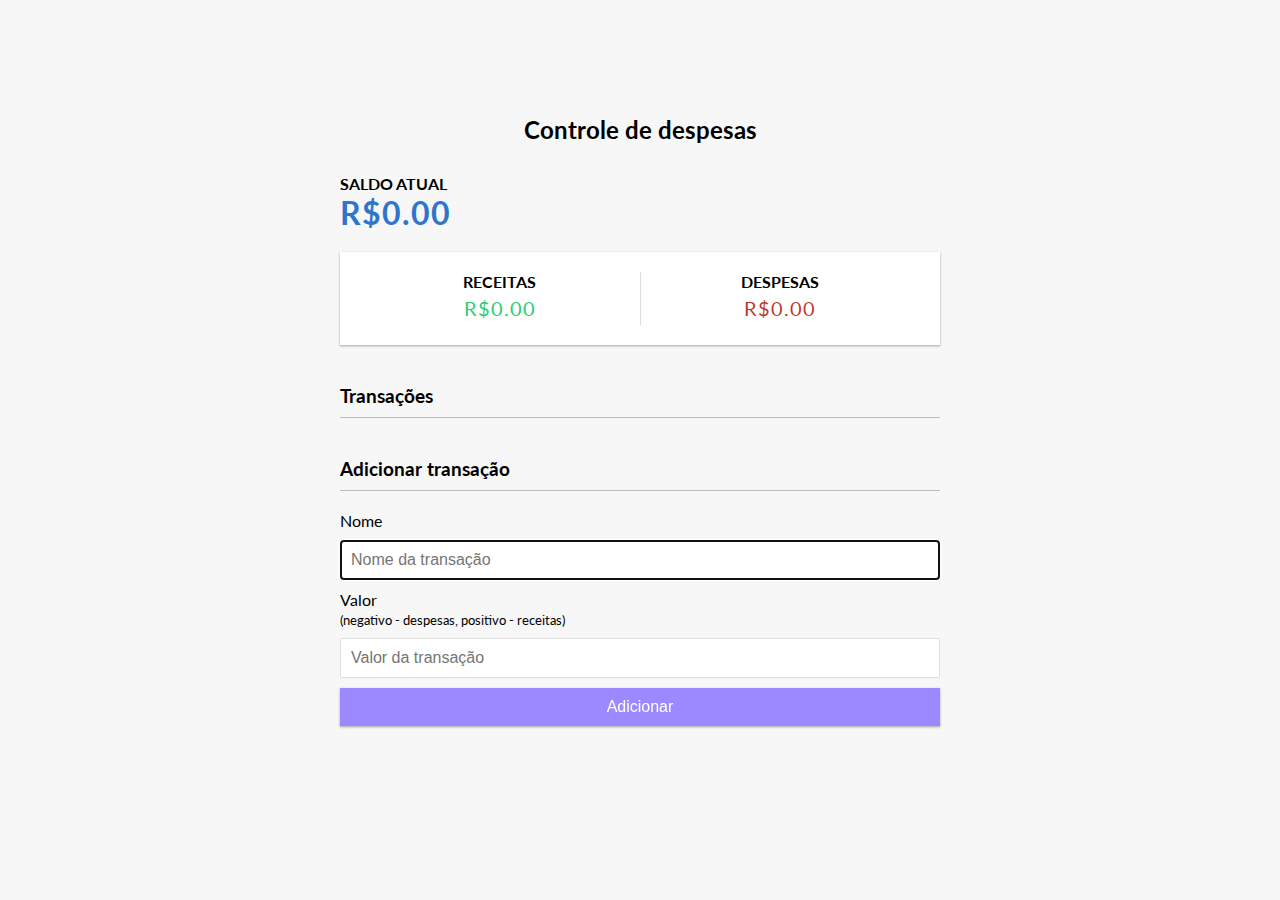
<file: controle-de-despesas/index.html>
<!DOCTYPE html>
<html lang="pt-br">
  <head>
    <meta charset="UTF-8" />
    <meta name="viewport" content="width=device-width, initial-scale=1">
    <link rel="stylesheet" href="./style.css" />
    <title>Controle de despesas</title>
  </head>
  <body>
    <h2>Controle de despesas</h2>

    <div class="container">
      <h4>Saldo atual</h4>
      
      <h1 id="balance" class="balance">R$ 0.00</h1>

      <div class="inc-exp-container">
        <div>
          <h4>Receitas</h4>
          <p id="money-plus" class="money plus">+ R$0.00</p>
        </div>

        <div>
          <h4>Despesas</h4>
          <p id="money-minus" class="money minus">- R$0.00</p>
        </div>
      </div>

      <h3>Transações</h3>
      
      <ul id="transactions" class="transactions">
       
      </ul>

      <h3>Adicionar transação</h3>
      
      <form id="form">
        <div class="form-control">
          <label for="text">Nome</label>
          <input autofocus type="text" id="text" placeholder="Nome da transação" />
        </div>

        <div class="form-control">
          <label for="amount">Valor <br />
            <small>(negativo - despesas, positivo - receitas)</small>
          </label>
          <input type="number" id="amount" placeholder="Valor da transação" />
        </div>

        <button class="btn">Adicionar</button>
      </form>
    </div>

    <script src="./script.js"></script>
  </body>
</html>
</file>
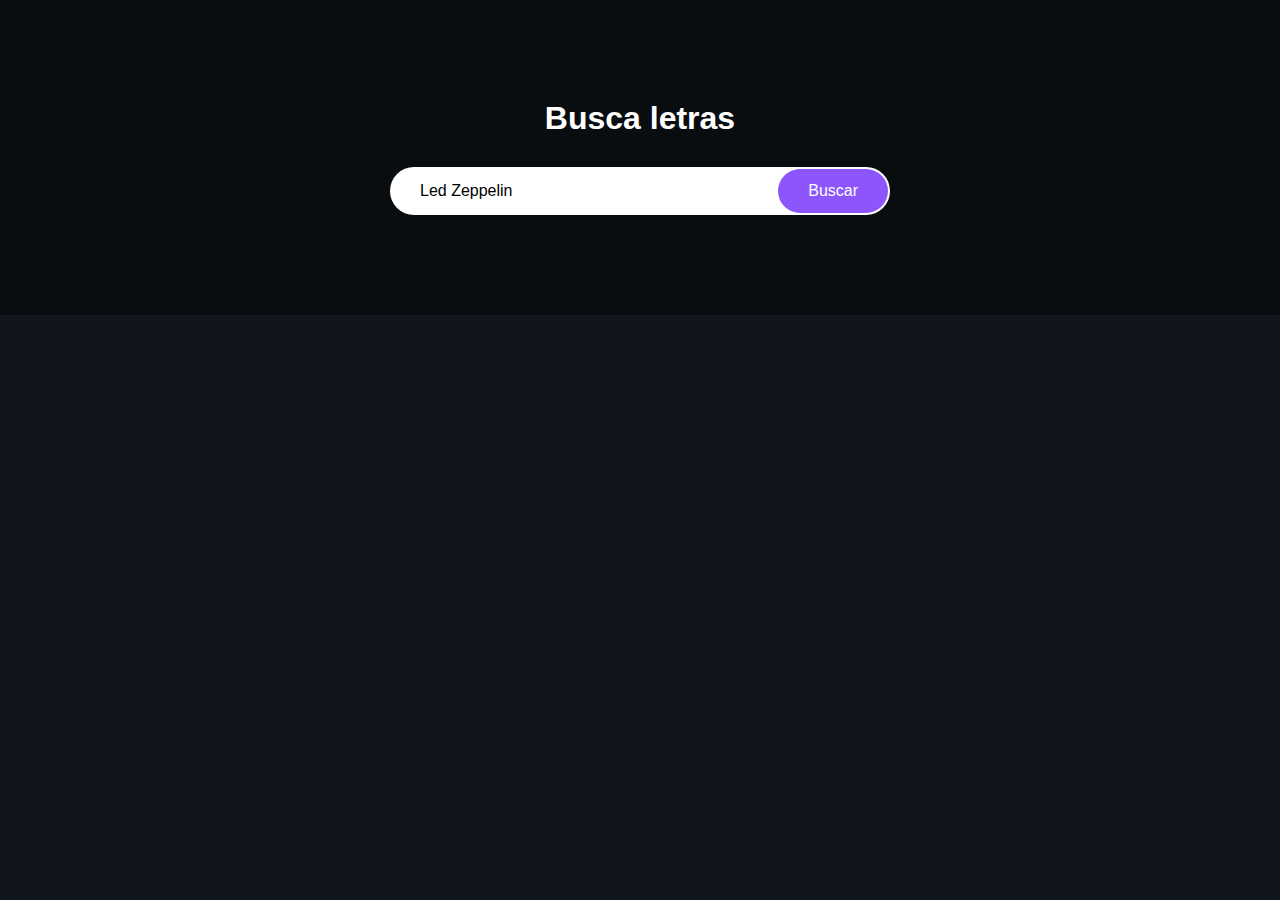
<file: lyrics-search/index.html>
<!DOCTYPE html>
<html lang="en">
<head>
  <meta charset="UTF-8">
  <title>Lyrics Search</title>
  <link rel="stylesheet" href="./style.css">
</head>
<body>
  <header>
    <h1>Busca letras</h1>

    <form id="form">
      <input
        autofocus
        value = "Led Zeppelin"
        id="search"
        type="text"
        placeholder="Insira o nome do artista ou da música..."
      />
      <div class="icon-container">
        <i class="loader"></i>

      <button>Buscar</button>
    </form>
  </header>
  
  <ul id="songs-container" class="songs-container songs"></ul>

  <div id="prev-and-next-container" class="prev-and-next-container"></div>

  <script src="./app.js"></script>
</body>
</html>
</file>
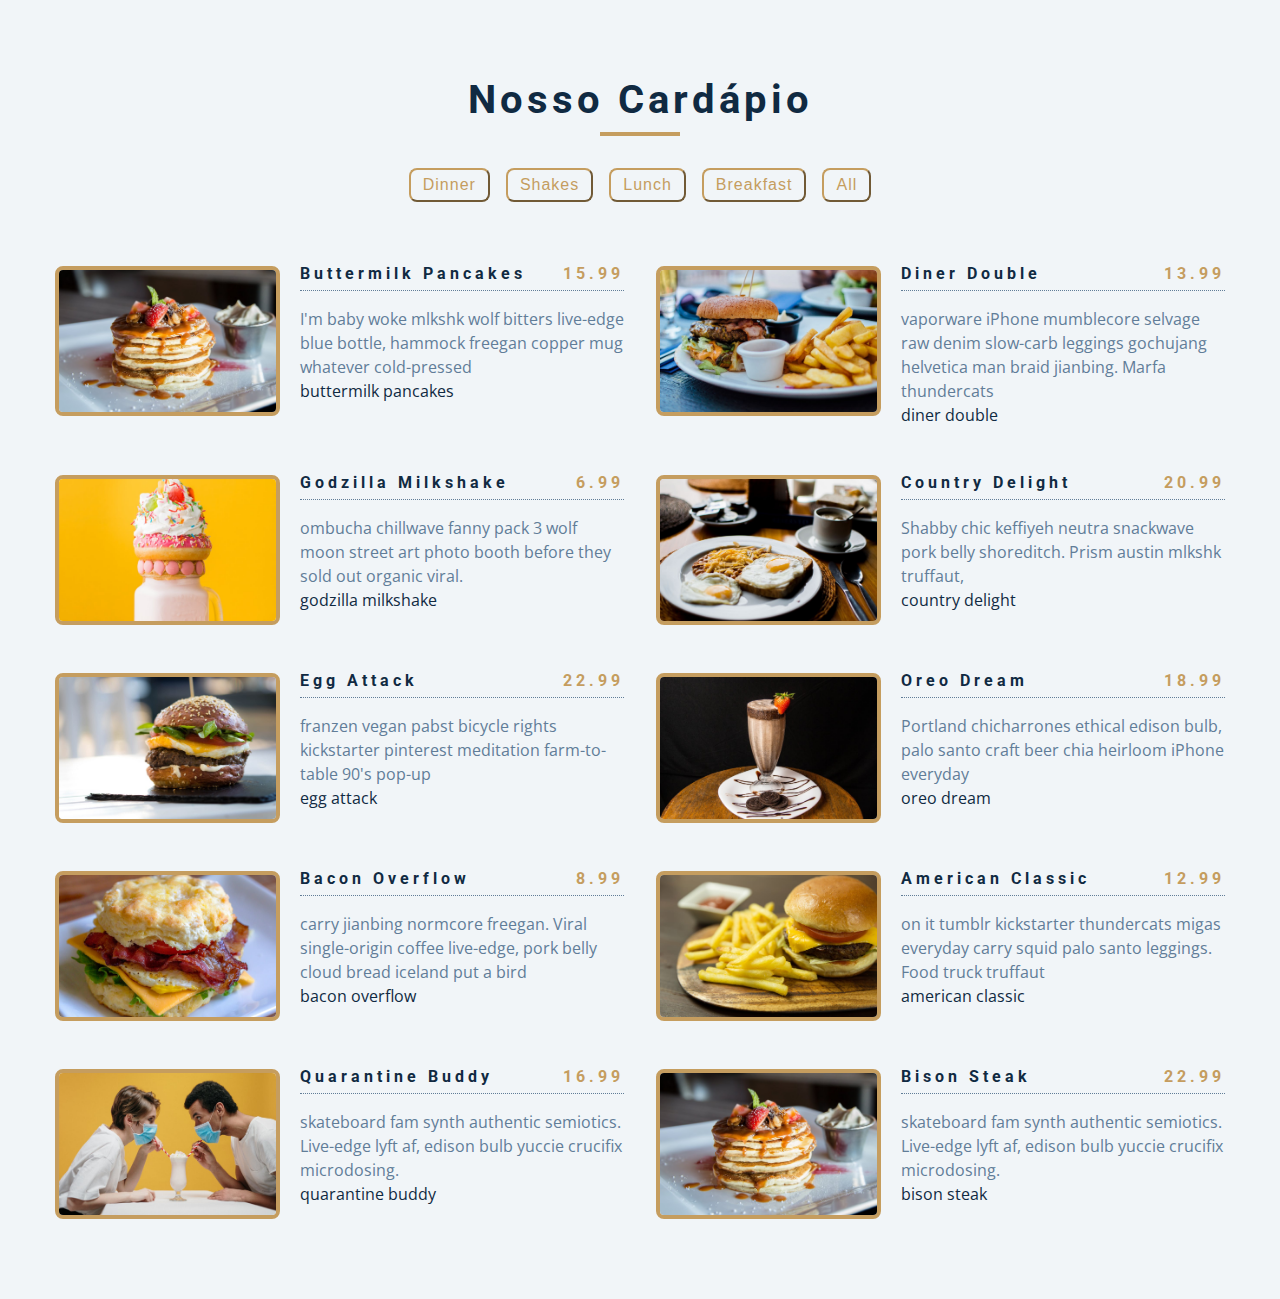
<file: Menu/index.html>
<!DOCTYPE html>
<html lang="en">
  <head>
    <meta charset="UTF-8" />
    <meta name="viewport" content="width=device-width, initial-scale=1.0" />
    <title>Menu</title>
    <!-- Bootstrap CSS -->
    
    <link
      rel="stylesheet"
      href="https://cdnjs.cloudflare.com/ajax/libs/font-awesome/5.14.0/css/all.min.css"
    />
    <!-- styles -->
    <link rel="stylesheet" href="styles.css" />
  </head>
  <body>
      <section class="menu">
        <!--title-->  
        <div class="title">
            <h2>Nosso cardápio</h2>
            <div class="underline"></div>
        </div>
        <!--filter buttons-->
        <div class="btn-container">
            <button class="filter-btn" type="button" id='Dinner'>Dinner</button>
            <button class="filter-btn" type="button" id='Shakes'>Shakes</button>
            <button class="filter-btn" type="button" id='Lunch'>Lunch</button>
            <button class="filter-btn" type="button" id='Breakfest'>Breakfast</button>
            <button class="filter-btn" type="button" id='All'>All</button>
        </div>
            
        
        <!--menu itens-->
        <div class="section-center">
            <!--single item-->
    
            <!--end of single item-->
            
        </div>    
            
          
      </section>
    <!-- javascript -->
    <script src="app.js"></script>
  </body>
</html>
</file>
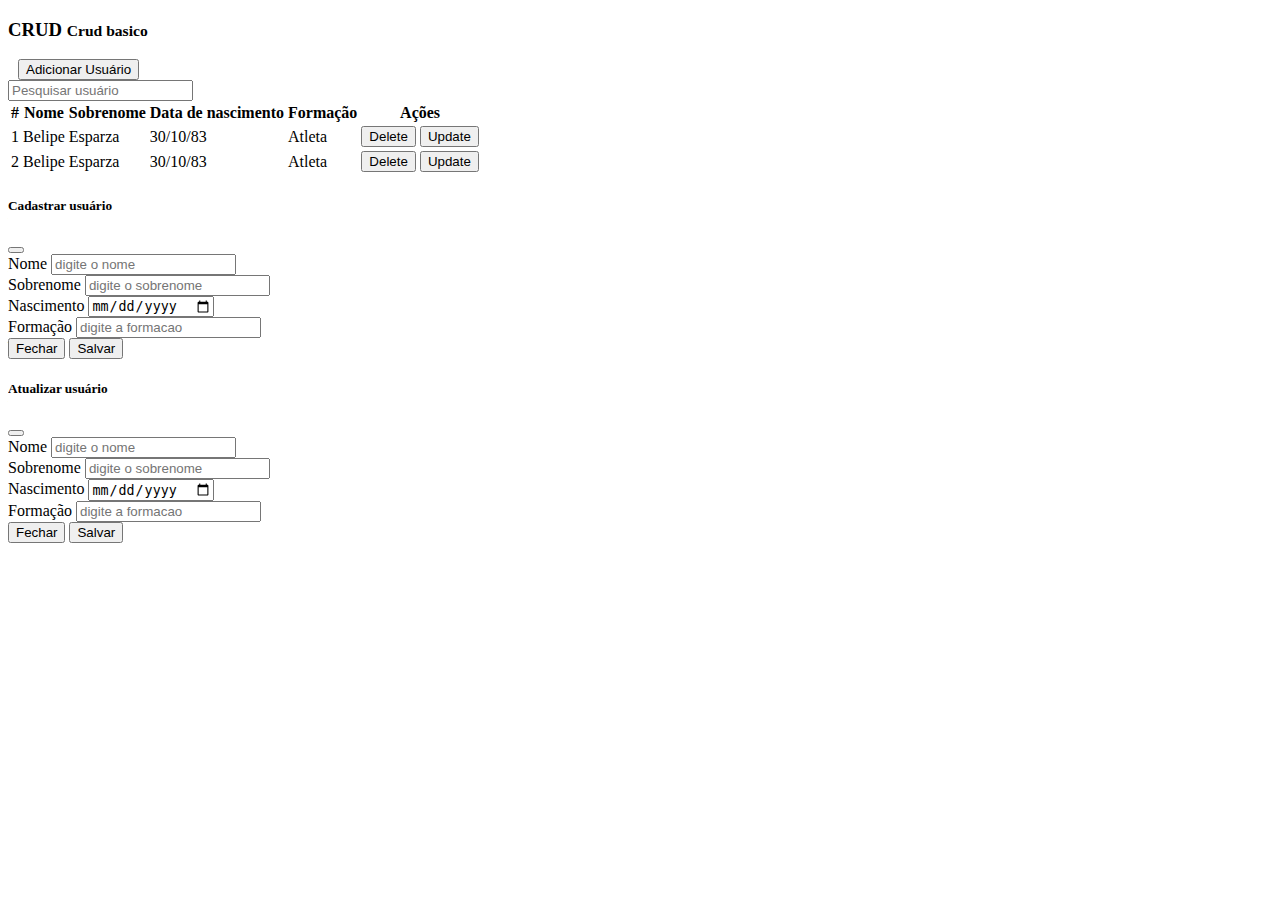
<file: todoCRUD/index.html>
<!DOCTYPE html>
<html lang="en">
<head>
    <meta charset="UTF-8">
    <meta http-equiv="X-UA-Compatible" content="IE=edge">
    <meta name="viewport" content="width=device-width, initial-scale=1.0">
    <link href="https://cdn.jsdelivr.net/npm/bootstrap@5.0.0-beta3/dist/css/bootstrap.min.css" rel="stylesheet" integrity="sha384-eOJMYsd53ii+scO/bJGFsiCZc+5NDVN2yr8+0RDqr0Ql0h+rP48ckxlpbzKgwra6" crossorigin="anonymous">
    <title>Document</title>
</head>
<body>
    <div class="container-fluid">
        <div class="row">
            <div class="col-md-12">
                <h3>CRUD

                    <small class="text-muted">Crud basico</small>
                </h3>
                
            </div>
        </div>
        <!--boostrap divide tela em 12 linhas... cada vez que adicionamos uma row dentro do container fluid, ele desce-->
        <div class="row">
            
            <div class="col-md-12">
               
                                
                <button id="addButton" class="btn btn-primary float-end" data-bs-toggle="modal"  style="margin-left: 10px;"data-bs-target="#modalCadastro">Adicionar Usuário</button>
                <div class="form-group w-25 " >
                    <input type="text" class="form-control" id="filterInput" placeholder="Pesquisar usuário" style="margin-right: 10px;">
                </div>
            </div>
            
        </div>  
        <div class="row">
            <div class="col-md-12"> 
                <table class="table table-hover">
                    <thead>
                      <tr>
                        <th scope="col">#</th>
                        <th scope="col">Nome</th>
                        <th scope="col">Sobrenome</th>
                        <th scope="col">Data de nascimento</th>
                        <th scope="col">Formação</th>
                        <th scope="col" id="actions">Ações</th>
                        
                      </tr>
                    </thead>
                    <tbody class="tbody">
                      
                    </tbody>
                  </table>
            </div>
        </div>
    </div>

    <!--modal-->
    <!-- Modal -->
    <div>
        <div class="modal fade" id="modalCadastro" tabindex="-1" aria-labelledby="modalCadastroLabel" aria-hidden="true">
            <div class="modal-dialog modal-dialog-centered">
            <div class="modal-content">
                <div class="modal-header">
                <h5 class="modal-title" id="modalCadastroLabel">Cadastrar usuário</h5>
                <button type="button" class="btn-close" data-bs-dismiss="modal" aria-label="Close"></button>
                </div>
                <div class="modal-body">
                    <div class="row">
                        <div class="col-md-6">
                            <div class="form-group">
                                <label for="">Nome</label>
                                <input id="txtNome" type="text" class="form-control" placeholder="digite o nome" autocomplete="off">
                        </div>
                    </div>
                    <div class="col-md-6">
                        <div class="form-group">
                            <label for="">Sobrenome</label>
                            <input id="txtSobrenome" type="text" class="form-control" placeholder="digite o sobrenome" autocomplete="off">
                        </div>
                    </div>
                </div>
                <div class="row">
                    <div class="col-md-6">
                        <div class="form-group">
                            <label for="">Nascimento</label>
                            <input id="txtNascimento" type="date" class="form-control " autocomplete="off">
                    </div>
                </div>
                <div class="col-md-6">
                    <div class="form-group">
                        <label for="">Formação</label>
                        <input id="txtFormacao" type="text" class="form-control" placeholder="digite a formacao" autocomplete="off">
                </div>
            </div>
                </div>
                    
                <div class="modal-footer">
                <button type="button" class="btn btn-secondary" data-bs-dismiss="modal">Fechar</button>
                <button type="button" class="btn btn-primary" id="btn-submit">Salvar</button>
                </div>
            </div>
            </div>
        </div>
    </div>    
    <!--fim modal-->
        <!-- Modal -->
    <div>   
        <div class="modal fade" id="modelUpdate" tabindex="-1" aria-labelledby="modelUpdateLabel" aria-hidden="true">
            <div class="modal-dialog modal-dialog-centered">
            <div class="modal-content">
                <div class="modal-header">
                <h5 class="modal-title" id="modelUpdateLabel">Atualizar usuário</h5>
                <button type="button" class="btn-close" data-bs-dismiss="modal" aria-label="Close"></button>
                </div>
                <div class="modal-body">
                    <div class="row">
                        <div class="col-md-6">
                            <div class="form-group">
                                <label for="">Nome</label>
                                <input id="txtNomeUpdate" type="text" class="form-control" placeholder="digite o nome" autocomplete="off">
                        </div>
                    </div>
                    <div class="col-md-6">
                        <div class="form-group">
                            <label for="">Sobrenome</label>
                            <input id="txtSobrenomeUpdate" type="text" class="form-control" placeholder="digite o sobrenome" autocomplete="off">
                        </div>
                    </div>
                </div>
                <div class="row">
                    <div class="col-md-6">
                        <div class="form-group">
                            <label for="">Nascimento</label>
                            <input id="txtNascimentoUpdate" type="date" class="form-control " autocomplete="off">
                    </div>
                </div>
                <div class="col-md-6">
                    <div class="form-group">
                        <label for="">Formação</label>
                        <input id="txtFormacaoUpdate" type="text" class="form-control" placeholder="digite a formacao" autocomplete="off">
                        <input type="hidden" id="custId" name="custId">
                </div>
            </div>
                </div>
                       
                <div class="modal-footer">
                <button type="button" class="btn btn-secondary" data-bs-dismiss="modal">Fechar</button>
                <button type="button" class="btn btn-primary" id="update-btn-submit">Salvar</button>
                </div>
            </div>
            </div>
        </div>
    </div>    
        <!--fim modal-->     
   
    <script src="https://code.jquery.com/jquery-3.6.0.min.js"></script>
    <script src="https://cdn.jsdelivr.net/npm/@popperjs/core@2.9.1/dist/umd/popper.min.js" integrity="sha384-SR1sx49pcuLnqZUnnPwx6FCym0wLsk5JZuNx2bPPENzswTNFaQU1RDvt3wT4gWFG" crossorigin="anonymous"></script>
    <script src="https://cdn.jsdelivr.net/npm/bootstrap@5.0.0-beta3/dist/js/bootstrap.min.js" integrity="sha384-j0CNLUeiqtyaRmlzUHCPZ+Gy5fQu0dQ6eZ/xAww941Ai1SxSY+0EQqNXNE6DZiVc" crossorigin="anonymous"></script> 
    <script src="app.js"></script>
</body>
</html>
</file>
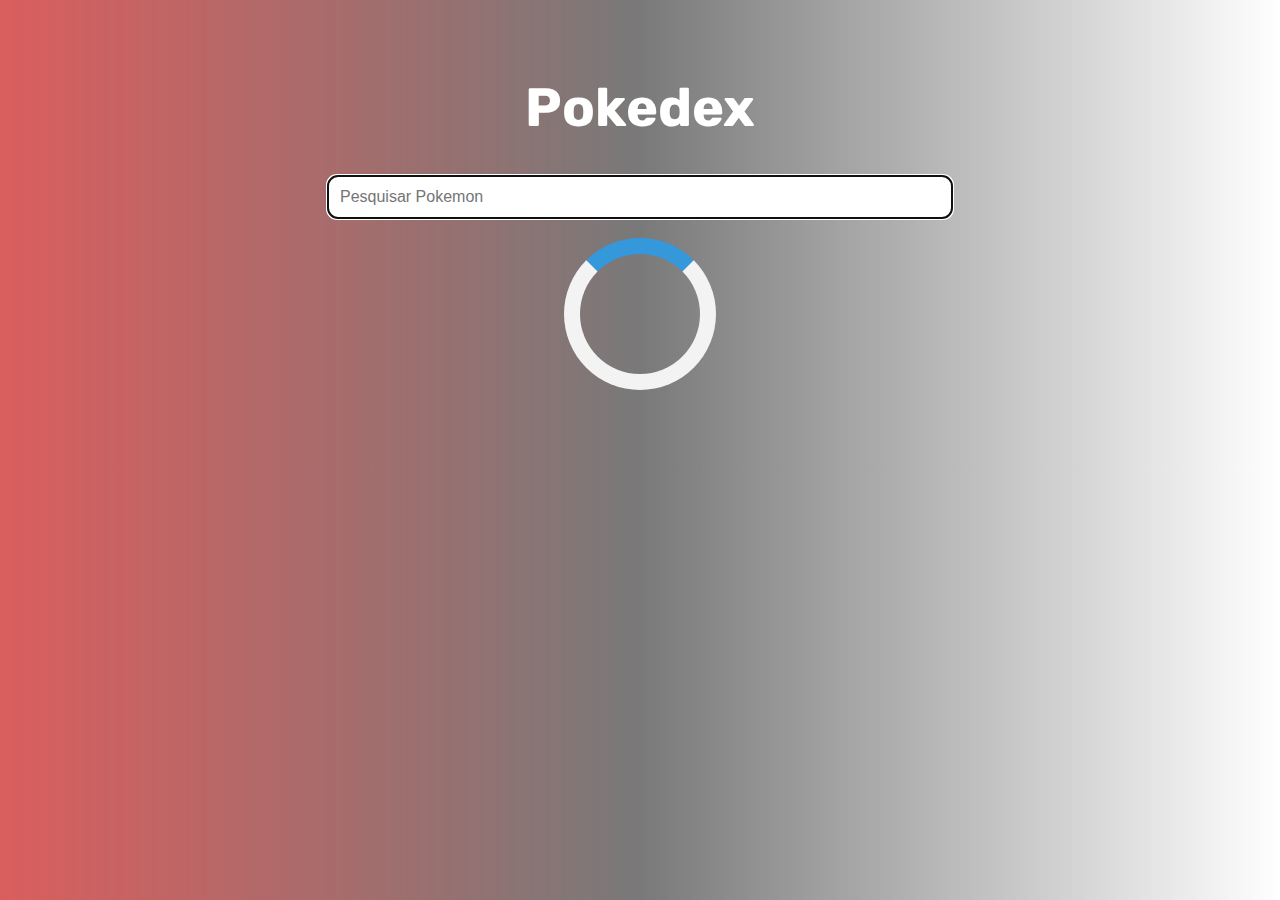
<file: pokedex/pokedex/index.html>
<!DOCTYPE html>
<html lang="pt-br">
<head>
  <meta charset="UTF-8">
  <title>PokeDex</title>
  <link rel="stylesheet" href="./style.css" />
  <link href="https://fonts.googleapis.com/css?family=Rubik&display=swap" rel="stylesheet" />
</head>
<body>

  <div class="container">
    <h1> Pokedex</h1>
    <div class="filter-container">
      
      <input autocomplete="off" type="text" id="filter" class="filter" placeholder="Pesquisar Pokemon" autofocus/>
      <div class="loader"></div>
    </div>

    
    
    <ul data-js="pokedex" class="pokedex"></ul>
  </div>
  
  <script src="./app.js"></script>
</body>
</html>
</file>
<file: controle-de-despesas/style.css>
@import url('https://fonts.googleapis.com/css?family=Lato&display=swap');

:root {
  --box-shadow: 0 1px 3px rgba(0, 0, 0, 0.12), 0 1px 2px rgba(0, 0, 0, 0.24);
}

* {
  box-sizing: border-box;
  margin: 0;
  padding: 0;
  
}

body {
  background-color: #f7f7f7;
  display: flex;
  flex-direction: column;
  align-items: center;
  justify-content: center;
  min-height: 100vh;
  margin: 0;
  font-family: 'Lato', sans-serif;
}

.container {
  margin: 30px auto;
  width: 600px;
}

h1 {
  letter-spacing: 1px;
  margin: 0;
  color: #2e75cc;
}

h3 {
  border-bottom: 1px solid #bbb;
  padding-bottom: 10px;
  margin: 40px 0 10px;
}

h4 {
  margin: 0;
  text-transform: uppercase;
}

.inc-exp-container {
  background-color: #fff;
  box-shadow: var(--box-shadow);
  padding: 20px;
  display: flex;
  justify-content: space-between;
  margin: 20px 0;
}

.inc-exp-container > div {
  flex: 1;
  text-align: center;
}

.inc-exp-container > div:first-of-type {
  border-right: 1px solid #dedede;
}

.money {
  font-size: 20px;
  letter-spacing: 1px;
  margin: 5px 0;
}

.money.plus {
  color: #2ecc71;
}

.money.minus {
  color: #c0392b;
}

label {
  display: inline-block;
  margin: 10px 0;
}

input[type='text'],
input[type='number'] {
  border: 1px solid #dedede;
  border-radius: 2px;
  display: block;
  font-size: 16px;
  padding: 10px;
  width: 100%;
}

.btn {
  cursor: pointer;
  background-color: #9c88ff;
  box-shadow: var(--box-shadow);
  color: #fff;
  border: 0;
  display: block;
  font-size: 16px;
  margin: 10px 0 30px;
  padding: 10px;
  width: 100%;
}

.btn:focus,
.delete-btn:focus {
  outline: 0;
}

.transactions {
  list-style-type: none;
  padding: 0;
  margin-bottom: 40px;
}

.transactions li {
  background-color: #fff;
  box-shadow: var(--box-shadow);
  color: #333;
  display: flex;
  justify-content: space-between;
  position: relative;
  padding: 10px;
  margin: 10px 0;
}

.transactions li.plus {
  border-right: 5px solid #2ecc71;
}

.transactions li.minus {
  border-right: 5px solid #c0392b;
}

.delete-btn {
  cursor: pointer;
  background-color: #e74c3c;
  border: 0;
  color: #fff;
  font-size: 20px;
  line-height: 20px;
  padding: 2px 5px;
  position: absolute;
  top: 50%;
  left: 0;
  transform: translate(-100%, -50%);
  opacity: 0;
  transition: opacity 0.3s ease;
}

.transactions li:hover .delete-btn {
  opacity: 1;
}
</file>
<file: lyrics-search/style.css>
*, 
*:after,
*:before {
	margin: 0;
	padding: 0;
	box-sizing: border-box;
}

li {
  list-style: none;
}

body {
  background-color: #10161B;
  font-family: Arial, Helvetica, sans-serif;
  margin: 0;
}

button {
  cursor: pointer;
}

button:active {
  transform: scale(0.95);
}

input:focus,
button:focus {
  outline: none;
}

header {
  background-image: url('https://images.unsplash.com/photo-1506157786151-b8491531f063?ixlib=rb-1.2.1&ixid=eyJhcHBfaWQiOjEyMDd9&auto=format&fit=crop&w=1950&q=80');
  background-repeat: no-repeat;
  background-size: cover;
  background-position: center center;
  color: #fff;
  display: flex;
  flex-direction: column;
  align-items: center;
  justify-content: center;
  padding: 100px 0;
  position: relative;
}

header::after {
  content: '';
  position: absolute;
  top: 0;
  left: 0;
  height: 100%;
  width: 100%;
  background-color: rgba(0, 0, 0, .4);
}

header * {
  z-index: 1;
}

header h1 {
  margin: 0 0 30px;
}

form {
  position: relative;
  width: 500px;
  max-width: 100%;
}

form input {
  border: 0;
  border-radius: 50px;
  font-size: 16px;
  padding: 15px 30px;
  width: 100%;
}

form button {
  position: absolute;
  top: 2px;
  right: 2px;
  background-color: #8d56fd;
  border: 0;
  border-radius: 50px;
  color: #fff;
  font-size: 16px;
  padding: 13px 30px;
}

.image-div{
  display: flex;
  align-content: flex-end;
  flex-wrap: wrap;
  flex-direction: column;
}
.album-image{
 
}
.btn {
  background-color: #8d56fd;
  border: 0;
  border-radius: 10px;
  color: #fff;
  padding: 4px 10px;
}


.songs-container {
  list-style-type: none;
  padding: 0;
  margin: 30px auto;
  max-width: 100%;
  width: 500px;
  background-color: #10161B;
}

.song {
  display: flex;
  align-items: flex-start;
  justify-content: space-between;
  margin: 10px 0;
}

.prev-and-next-container h2 {
  font-weight: 300;
}

.prev-and-next-container {
  display: flex;
  justify-content: center;
}

.prev-and-next-container button {
  transform: scale(1.3);
  margin: 15px;
}

.warning-message {
  color: #EA2234;
  text-align: center;
}

.song-artist {
  color: white;
  opacity: .4;
  max-width: 400px;
}

.lyrics-container {
  color: white;
  opacity: .4;
  height: 400px;
}

.lyrics {
  margin-top: 20px;
  line-height: 1.5;
}
</file>
<file: Menu/styles.css>
/*
=============== 
Fonts
===============
*/
@import url("https://fonts.googleapis.com/css?family=Open+Sans|Roboto:400,700&display=swap");

/*
=============== 
Variables
===============
*/

:root {
  /* dark shades of primary color*/
  --clr-primary-1: hsl(205, 86%, 17%);
  --clr-primary-2: hsl(205, 77%, 27%);
  --clr-primary-3: hsl(205, 72%, 37%);
  --clr-primary-4: hsl(205, 63%, 48%);
  /* primary/main color */
  --clr-primary-5: #49a6e9;
  /* lighter shades of primary color */
  --clr-primary-6: hsl(205, 89%, 70%);
  --clr-primary-7: hsl(205, 90%, 76%);
  --clr-primary-8: hsl(205, 86%, 81%);
  --clr-primary-9: hsl(205, 90%, 88%);
  --clr-primary-10: hsl(205, 100%, 96%);
  /* darkest grey - used for headings */
  --clr-grey-1: hsl(209, 61%, 16%);
  --clr-grey-2: hsl(211, 39%, 23%);
  --clr-grey-3: hsl(209, 34%, 30%);
  --clr-grey-4: hsl(209, 28%, 39%);
  /* grey used for paragraphs */
  --clr-grey-5: hsl(210, 22%, 49%);
  --clr-grey-6: hsl(209, 23%, 60%);
  --clr-grey-7: hsl(211, 27%, 70%);
  --clr-grey-8: hsl(210, 31%, 80%);
  --clr-grey-9: hsl(212, 33%, 89%);
  --clr-grey-10: hsl(210, 36%, 96%);
  --clr-white: #fff;
  --clr-red-dark: hsl(360, 67%, 44%);
  --clr-red-light: hsl(360, 71%, 66%);
  --clr-green-dark: hsl(125, 67%, 44%);
  --clr-green-light: hsl(125, 71%, 66%);
  --clr-gold: #c59d5f;
  --clr-black: #222;
  --ff-primary: "Roboto", sans-serif;
  --ff-secondary: "Open Sans", sans-serif;
  --transition: all 0.3s linear;
  --spacing: 0.25rem;
  --radius: 0.5rem;
  --light-shadow: 0 5px 15px rgba(0, 0, 0, 0.1);
  --dark-shadow: 0 5px 15px rgba(0, 0, 0, 0.2);
  --max-width: 1170px;
  --fixed-width: 620px;
}
/*
=============== 
Global Styles
===============
*/

*,
::after,
::before {
  margin: 0;
  padding: 0;
  box-sizing: border-box;
}
body {
  font-family: var(--ff-secondary);
  background: var(--clr-grey-10);
  color: var(--clr-grey-1);
  line-height: 1.5;
  font-size: 0.875rem;
}
ul {
  list-style-type: none;
}
a {
  text-decoration: none;
}
img:not(.logo) {
  width: 100%;
}
img {
  display: block;
}

h1,
h2,
h3,
h4 {
  letter-spacing: var(--spacing);
  text-transform: capitalize;
  line-height: 1.25;
  margin-bottom: 0.75rem;
  font-family: var(--ff-primary);
}
h1 {
  font-size: 3rem;
}
h2 {
  font-size: 2rem;
}
h3 {
  font-size: 1.25rem;
}
h4 {
  font-size: 0.875rem;
}
p {
  margin-bottom: 1.25rem;
  color: var(--clr-grey-5);
}
@media screen and (min-width: 800px) {
  h1 {
    font-size: 4rem;
  }
  h2 {
    font-size: 2.5rem;
  }
  h3 {
    font-size: 1.75rem;
  }
  h4 {
    font-size: 1rem;
  }
  body {
    font-size: 1rem;
  }
  h1,
  h2,
  h3,
  h4 {
    line-height: 1;
  }
}
/*  global classes */

.btn {
  text-transform: uppercase;
  background: transparent;
  color: var(--clr-black);
  padding: 0.375rem 0.75rem;
  letter-spacing: var(--spacing);
  display: inline-block;
  transition: var(--transition);
  font-size: 0.875rem;
  border: 2px solid var(--clr-black);
  cursor: pointer;
  box-shadow: 0 1px 3px rgba(0, 0, 0, 0.2);
  border-radius: var(--radius);
}
.btn:hover {
  color: var(--clr-white);
  background: var(--clr-black);
}
/* section */
.section {
  padding: 5rem 0;
}

main {
  min-height: 100vh;
  display: grid;
  place-items: center;
}
/*
=============== 
Menu
===============
*/

.menu {
  padding: 5rem 0;
}
.title {
  text-align: center;
  margin-bottom: 2rem;
}
.underline {
  width: 5rem;
  height: 0.25rem;
  background: var(--clr-gold);
  margin-left: auto;
  margin-right: auto;
}
.btn-container {
  margin-bottom: 4rem;
  display: flex;
  justify-content: center;
}
.filter-btn {
  background: transparent;
  border-color: var(--clr-gold);
  font-size: 1rem;
  text-transform: capitalize;
  margin: 0 0.5rem;
  letter-spacing: 1px;
  border-radius: var(--radius);
  padding: 0.375rem 0.75rem;
  color: var(--clr-gold);
  cursor: pointer;
  transition: var(--transition);
}
.filter-btn:hover {
  background: var(--clr-gold);
  color: var(--clr-white);
}
.section-center {
  width: 90vw;
  margin: 0 auto;
  max-width: 1170px;
  display: grid;
  gap: 3rem 2rem;
  justify-items: center;
}
.menu-item {
  display: grid;
  gap: 1rem 2rem;
  max-width: 25rem;
}
.photo {
  object-fit: cover;
  height: 200px;
  border: 0.25rem solid var(--clr-gold);
  border-radius: var(--radius);
}
.item-info header {
  display: flex;
  justify-content: space-between;
  border-bottom: 0.5px dotted var(--clr-grey-5);
}
.item-info h4 {
  margin-bottom: 0.5rem;
}
.price {
  color: var(--clr-gold);
}
.item-text {
  margin-bottom: 0;
  padding-top: 1rem;
}

@media screen and (min-width: 768px) {
  .menu-item {
    grid-template-columns: 225px 1fr;
    gap: 0 1.25rem;
    max-width: 40rem;
  }
  .photo {
    height: 175px;
  }
}
@media screen and (min-width: 1200px) {
  .section-center {
    width: 95vw;
    grid-template-columns: 1fr 1fr;
  }
  .photo {
    height: 150px;
  }
}
</file>
<file: pokedex/pokedex/style.css>
body {
	background: #EFEFBB;
	background: linear-gradient(to right, rgba(201, 17, 17, 0.678), rgba(0, 0, 0, 0.527),  rgb(255, 255, 255, 0.3));
	color: white;
	margin: 0;
	font-family: rubik;
}	

.container {
	padding: 40px;
	margin: 0 auto;
}

h1 {
	text-align: center;
	font-size: 54px;
	
}

.filter-container {
	display: block;
    
    border: 0;
    border-radius: 10px;
    margin-bottom: 20px;
	display: flex;
    align-items: center;
    justify-content: center;
    flex-direction: column;
  }
  
  .filter {
	position: relative;
	display: block;
    width: 50%;
    padding: 12px;
    font-size: 16px;
    border: 0;
    border-radius: 10px;
    margin-bottom: 20px;
  }
  
.pokedex {
	display: grid;
	grid-template-columns: repeat(auto-fit, minmax(320px, 1fr));
	grid-gap: 20px;
	padding-inline-start: 0;
}

.card {
	list-style: none;
	padding: 40px;
	color: #222;
	text-align: center;
	border-radius: 20px;
	position: relative;
}

.card::after {
	content: "";
  display: block;
  width: 50%;
  height: 45%;
  border-radius: 100%;
  background-color: #fff;
  opacity: .7;
  position: absolute;
  top: 15%;
  left: 25%;
}

.steel {
	background-color: #f4f4f4;
}
.loader {
	border: 16px solid #f3f3f3; /* Light grey */
	border-top: 16px solid #3498db; /* Blue */
	border-radius: 50%;
	width: 120px;
	height: 120px;
	animation: spin 2s linear infinite;
  }
  
  @keyframes spin {
	0% { transform: rotate(0deg); }
	100% { transform: rotate(360deg); }
  }

.fire {
	background-color: #FDDFDF;
}

.grass {
	background-color: #DEFDE0;
}

.electric {
	background-color: #FCF7DE;
}

.water, .ice {
	background-color: #DEF3FD;
}

.ground {
	background-color: #f4e7da;
}

.rock {
	background-color: #d5d5d4;
}

.fairy {
	background-color: #fceaff;
}

.poison {
	background-color: #98d7a5;
}

.bug {
	background-color: #f8d5a3;
}

.dragon {
	background-color: #97b3e6;
}

.psychic {
	background-color: #eaeda1;
}

.flying {
	background-color: #F5F5F5;
}

.fighting {
	background-color: #E6E0D4;
}

.normal {
	background-color: #F5F5F5;
}

.card:hover {
	animation: bounce 0.5s linear;
}

.card-title {
	text-transform: capitalize;
	margin-bottom: 0px;
	font-size: 32px;
	font-weight: normal;
	position: relative;
	z-index: 2;
}

.card-subtitle {
	margin-top: 5px;
	color: #666;
	font-weight: lighter;
	position: relative;
	z-index: 2;
}

.card-image {
	height: 180px;
	position: relative;
	z-index: 2;
}

@keyframes bounce {
	20% {
			transform: translateY(-6px);
	}
	40% {
			transform: translateY(0px);
	}

	80% {
			transform: translateY(-2px);
	}
	100% {
			transform: translateY(0);
	}
}
</file>
